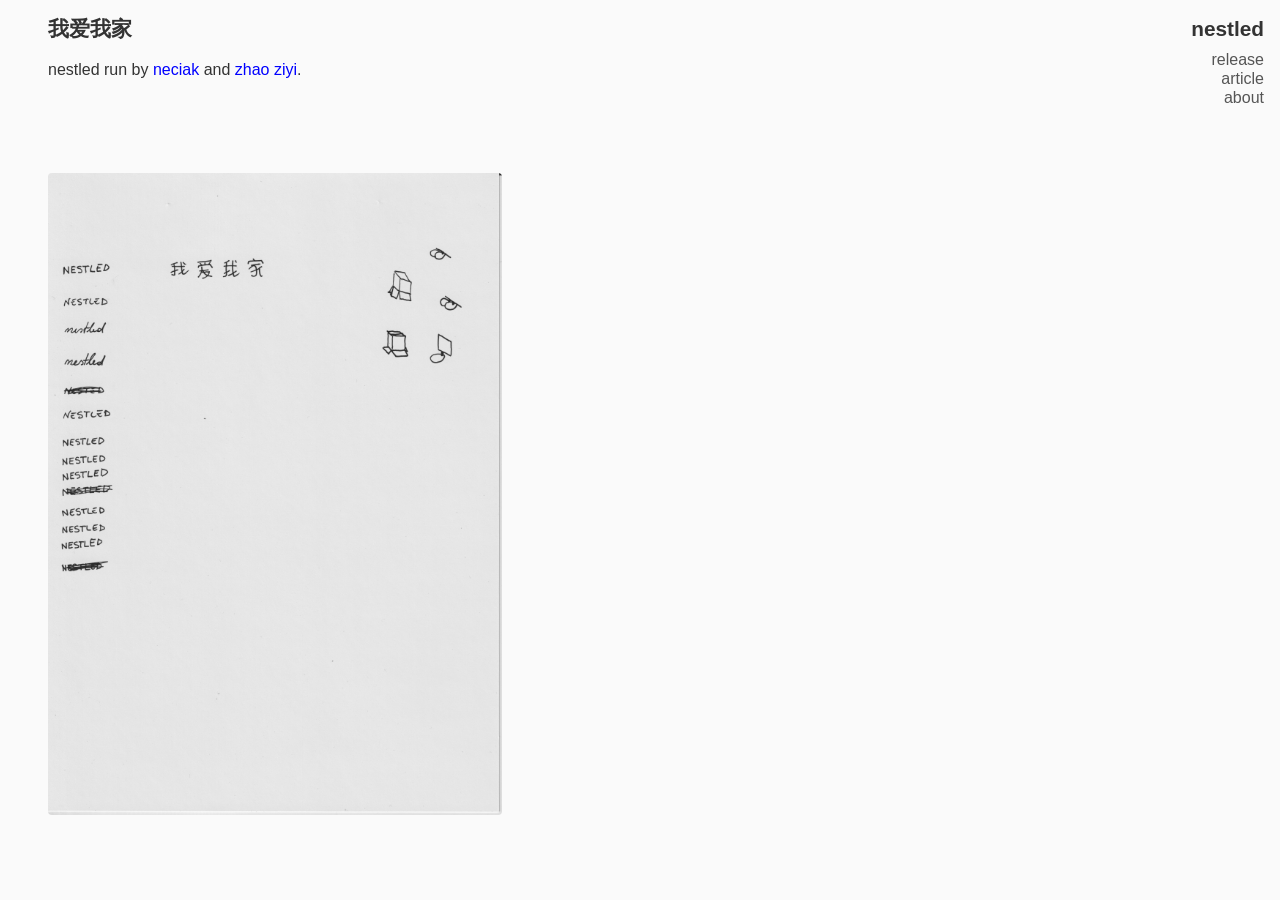
<file: index.html>
<!DOCTYPE html>
<html lang="en">
<head>
    <meta charset="UTF-8">
    <meta name="viewport" content="width=device-width, initial-scale=1.0">
    <title>nestled - 我爱我家</title>   <!-- 这里改了 -->
    <link rel="stylesheet" href="style.css">
    <style>
        /* 仅针对正文中的超链接：蓝色、无下划线、访问后仍保持蓝色 */
        .main-content a,
        .main-content a:link,
        .main-content a:visited {
            color: blue;
            text-decoration: none;
        }
        /* 可选：鼠标悬停时增加下划线或变深色，但不影响用户要求（可不加） */
        .main-content a:hover {
            text-decoration: underline;
        }
    </style>
</head>
<body>
    <div class="sidebar">
        <a href="index.html" class="logo">nestled</a>
        <nav>
            <ul>
               
                <li><a href="release.html">release</a></li>
                <li><a href="article.html">article</a></li>
                <li><a href="about.html">about</a></li>
            </ul>
        </nav>
    </div>
    <main class="main-content">
        <h1 class="page-title">我爱我家</h1>
        <p>nestled run by 
            <a href="https://www.instagram.com/neciakiad/" target="_blank" rel="noopener noreferrer">neciak</a> 
            and 
            <a href="https://www.instagram.com/zhaoziyiiiii/" target="_blank" rel="noopener noreferrer">zhao ziyi</a>.
        </p>
        <img src="images/logopage.jpg" alt="logopage" class="home-image">
    </main>
</body>
</html>
</file>
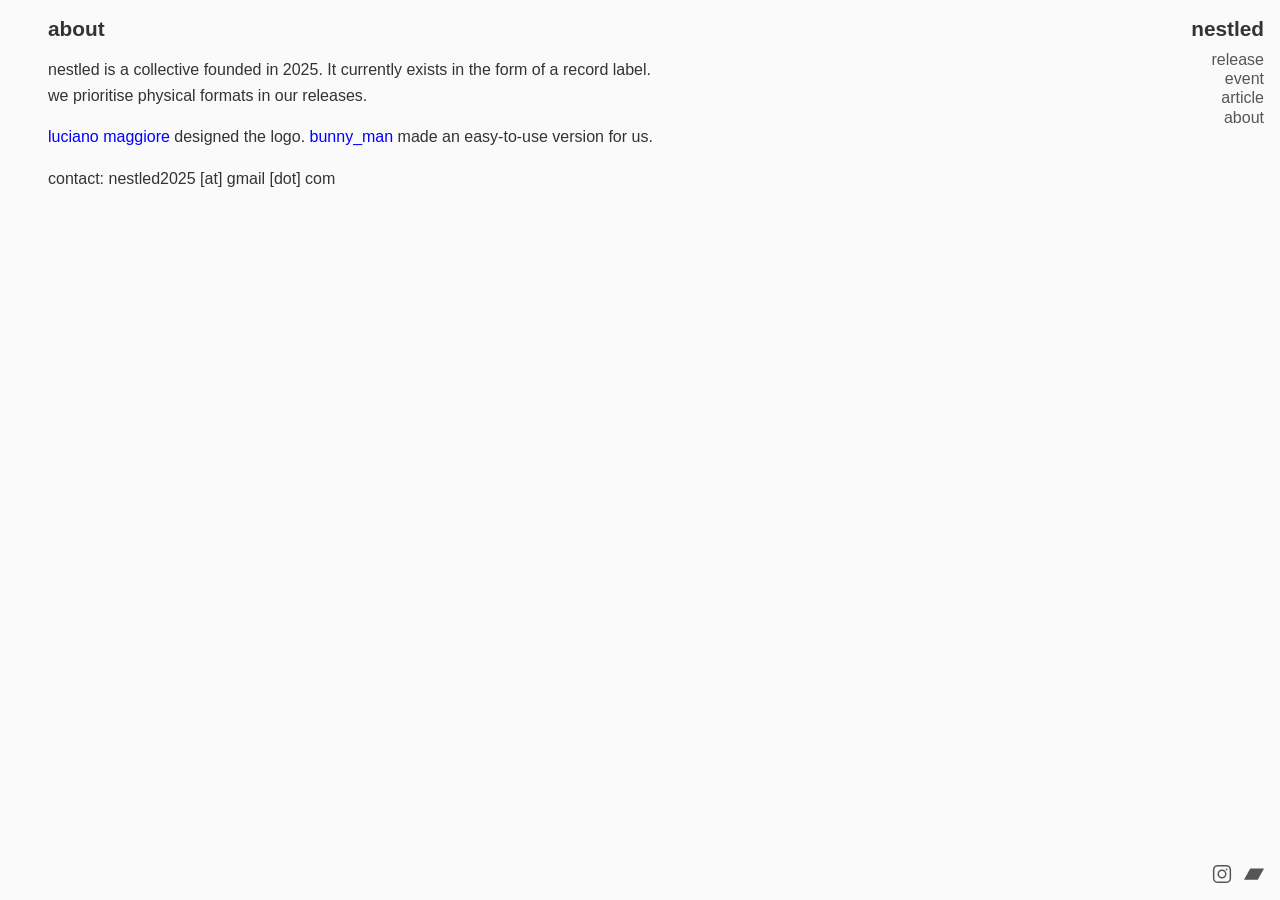
<file: about.html>
<!DOCTYPE html>
<html lang="en">
<head>
    <meta charset="UTF-8">
    <meta name="viewport" content="width=device-width, initial-scale=1.0">
    <title>about - nestled</title>
    <link rel="stylesheet" href="style.css">
    <style>
        .about-content a,
        .about-content a:link,
        .about-content a:visited {
            color: blue;
            text-decoration: none;
        }
        .about-content a:hover {
            text-decoration: underline;
        }
    </style>
</head>
<body>
    <div class="sidebar">
        <a href="index.html" class="logo">nestled</a>
        <nav>
            <ul>
                <li><a href="release.html">release</a></li>
                <li><a href="event.html">event</a></li>
                <li><a href="article.html">article</a></li>
                <li><a href="about.html">about</a></li>
            </ul>
        </nav>
        <!-- 社交图标 -->
        <div class="sidebar-social">
            <a href="https://www.instagram.com/youarenestled/" target="_blank" rel="noopener noreferrer" aria-label="Instagram">
                <svg viewBox="0 0 24 24" width="18" height="18" fill="none" stroke="currentColor" stroke-width="1.8" stroke-linecap="round" stroke-linejoin="round">
                    <rect x="2" y="2" width="20" height="20" rx="5"/>
                    <circle cx="12" cy="12" r="4.5"/>
                    <circle cx="17.5" cy="6.5" r="1" fill="currentColor" stroke="none"/>
                </svg>
            </a>
            <a href="https://nestled.bandcamp.com/" target="_blank" rel="noopener noreferrer" aria-label="Bandcamp">
                <svg viewBox="0 0 24 24" width="18" height="18" fill="currentColor">
                    <path d="M0 18.75l7.437-13.5H24l-7.438 13.5H0z"/>
                </svg>
            </a>
        </div>
    </div>
    <main class="main-content">
        <h1 class="page-title">about</h1>
        <div class="about-content">
            <p>nestled is a collective founded in 2025. It currently exists in the form of a record label.<br>we prioritise physical formats in our releases.</p>
            <p><a href="https://www.instagram.com/lucianomaggioree/" target="_blank" rel="noopener noreferrer">luciano maggiore</a> designed the logo. <a href="https://www.instagram.com/run_bunny/" target="_blank" rel="noopener noreferrer">bunny_man</a> made an easy-to-use version for us.</p>
            <p>contact: nestled2025 [at] gmail [dot] com</p>
        </div>
    </main>
</body>
</html>
</file>
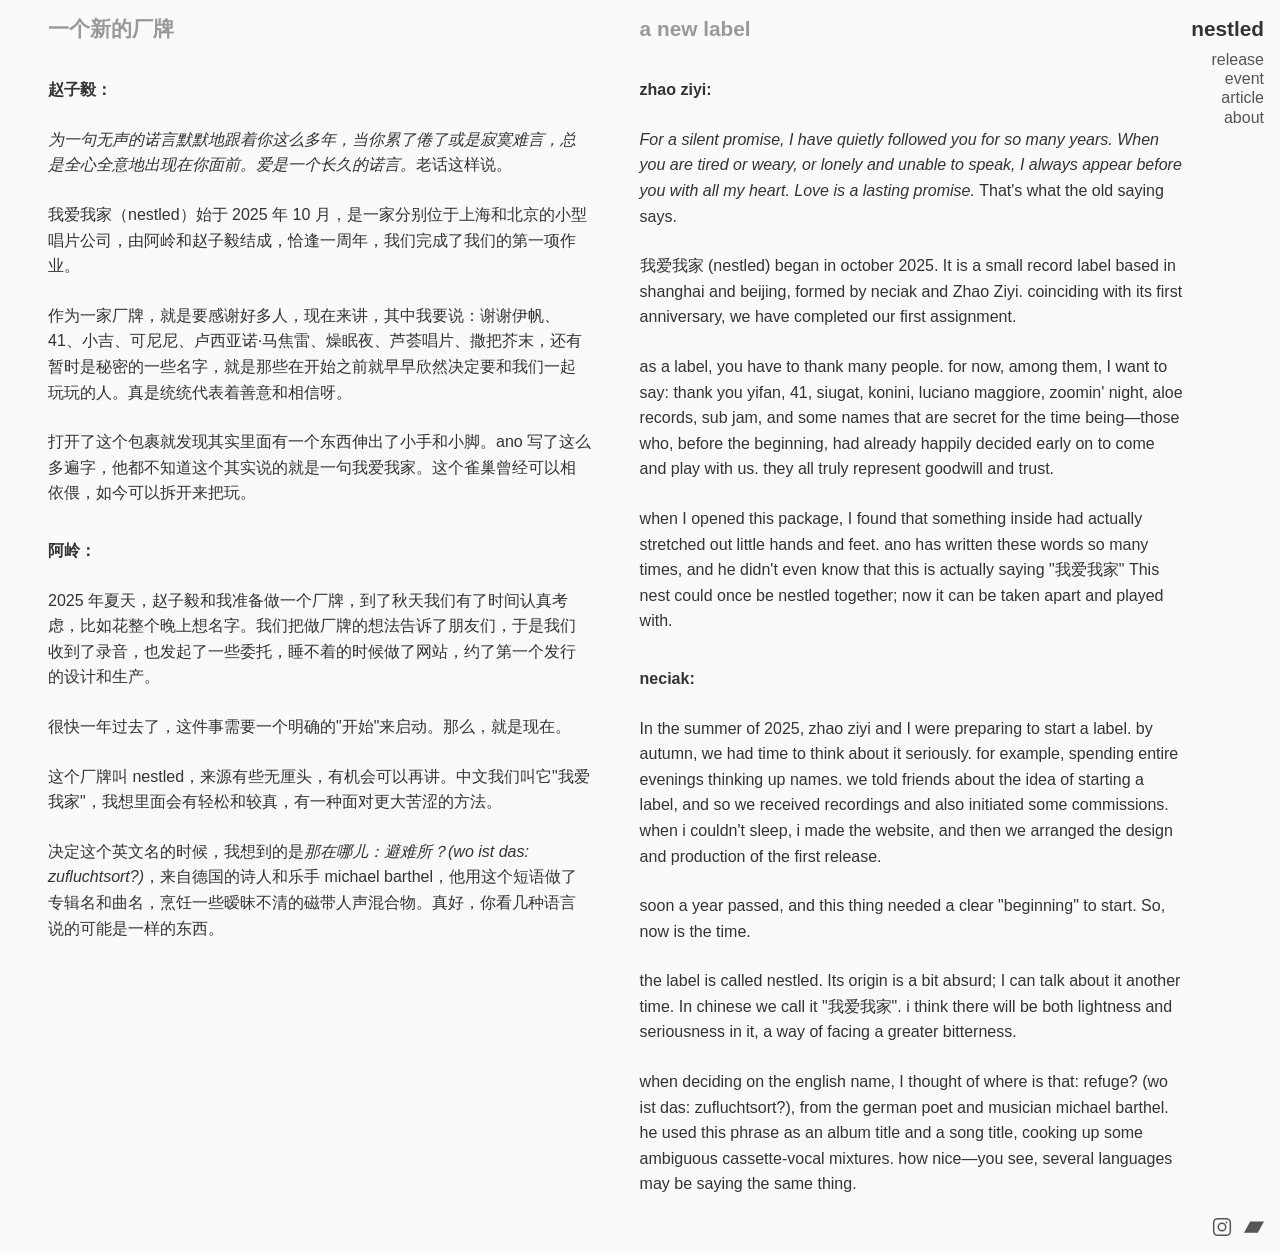
<file: article-001.html>
<!DOCTYPE html>
<html lang="zh">
<head>
    <meta charset="UTF-8">
    <meta name="viewport" content="width=device-width, initial-scale=1.0">
    <title>260924 一个新的厂牌 a new label - nestled</title>
    <link rel="stylesheet" href="style.css">
    <style>
        /* 双语分栏：标题与内容使用相同的 grid 结构，保证对齐 */
        .article-header {
            display: grid;
            grid-template-columns: 1fr 1fr;
            gap: 3rem;
            margin-bottom: 2rem;
        }
        .article-header .title-zh,
        .article-header .title-en {
            font-size: 1.3rem;
            font-weight: bold;
            color: #999;
        }
        .article-bilingual {
            display: grid;
            grid-template-columns: 1fr 1fr;
            gap: 3rem;
            align-items: flex-start;
        }
        .article-bilingual .lang-zh,
        .article-bilingual .lang-en {
            min-width: 0;
        }
        @media (max-width: 768px) {
            .article-header,
            .article-bilingual {
                grid-template-columns: 1fr;
                gap: 1rem;
            }
            .article-header {
                margin-bottom: 1.5rem;
            }
            .article-bilingual {
                gap: 2rem;
            }
        }
    </style>
</head>
<body>
    <div class="sidebar">
        <a href="index.html" class="logo">nestled</a>
        <nav>
            <ul>
                <li><a href="release.html">release</a></li>
		<li><a href="event.html">event</a></li>
                <li><a href="article.html">article</a></li>
                <li><a href="about.html">about</a></li>
            </ul>
        </nav>
		        <!-- 社交图标 -->
        <div class="sidebar-social">
            <a href="https://www.instagram.com/youarenestled/" target="_blank" rel="noopener noreferrer" aria-label="Instagram">
                <svg viewBox="0 0 24 24" width="18" height="18" fill="none" stroke="currentColor" stroke-width="1.8" stroke-linecap="round" stroke-linejoin="round">
                    <rect x="2" y="2" width="20" height="20" rx="5"/>
                    <circle cx="12" cy="12" r="4.5"/>
                    <circle cx="17.5" cy="6.5" r="1" fill="currentColor" stroke="none"/>
                </svg>
            </a>
            <a href="https://nestled.bandcamp.com/" target="_blank" rel="noopener noreferrer" aria-label="Bandcamp">
                <svg viewBox="0 0 24 24" width="18" height="18" fill="currentColor">
                    <path d="M0 18.75l7.437-13.5H24l-7.438 13.5H0z"/>
                </svg>
            </a>
        </div>
    </div>

    <main class="main-content">

        <!-- 标题：左右分栏 -->
        <div class="article-header">
            <div class="title-zh">一个新的厂牌</div>
            <div class="title-en">a new label</div>
        </div>

        <div class="article-bilingual">

            <!-- ===== 左：中文 ===== -->
            <div class="lang-zh">
                <p style="margin-bottom: 1.5rem;"><strong>赵子毅：</strong></p>

                <p style="margin-bottom: 1.5rem;"><em>为一句无声的诺言默默地跟着你这么多年，当你累了倦了或是寂寞难言，总是全心全意地出现在你面前。爱是一个长久的诺言。</em>老话这样说。</p>

                <p style="margin-bottom: 1.5rem;">我爱我家（nestled）始于 2025 年 10 月，是一家分别位于上海和北京的小型唱片公司，由阿岭和赵子毅结成，恰逢一周年，我们完成了我们的第一项作业。</p>

                <p style="margin-bottom: 1.5rem;">作为一家厂牌，就是要感谢好多人，现在来讲，其中我要说：谢谢伊帆、41、小吉、可尼尼、卢西亚诺·马焦雷、燥眠夜、芦荟唱片、撒把芥末，还有暂时是秘密的一些名字，就是那些在开始之前就早早欣然决定要和我们一起玩玩的人。真是统统代表着善意和相信呀。</p>

                <p style="margin-bottom: 1.5rem;">打开了这个包裹就发现其实里面有一个东西伸出了小手和小脚。ano 写了这么多遍字，他都不知道这个其实说的就是一句我爱我家。这个雀巢曾经可以相依偎，如今可以拆开来把玩。</p>

                <p style="margin-top: 2rem; margin-bottom: 1.5rem;"><strong>阿岭：</strong></p>

                <p style="margin-bottom: 1.5rem;">2025 年夏天，赵子毅和我准备做一个厂牌，到了秋天我们有了时间认真考虑，比如花整个晚上想名字。我们把做厂牌的想法告诉了朋友们，于是我们收到了录音，也发起了一些委托，睡不着的时候做了网站，约了第一个发行的设计和生产。</p>

                <p style="margin-bottom: 1.5rem;">很快一年过去了，这件事需要一个明确的"开始"来启动。那么，就是现在。</p>

                <p style="margin-bottom: 1.5rem;">这个厂牌叫 nestled，来源有些无厘头，有机会可以再讲。中文我们叫它"我爱我家"，我想里面会有轻松和较真，有一种面对更大苦涩的方法。</p>

                <p style="margin-bottom: 1.5rem;">决定这个英文名的时候，我想到的是<em>那在哪儿：避难所？(wo ist das: zufluchtsort?)</em>，来自德国的诗人和乐手 michael barthel，他用这个短语做了专辑名和曲名，烹饪一些暧昧不清的磁带人声混合物。真好，你看几种语言说的可能是一样的东西。</p>
            </div>

            <!-- ===== 右：英文 ===== -->
            <div class="lang-en">
                <p style="margin-bottom: 1.5rem;"><strong>zhao ziyi:</strong></p>

                <p style="margin-bottom: 1.5rem;"><em>For a silent promise, I have quietly followed you for so many years. When you are tired or weary, or lonely and unable to speak, I always appear before you with all my heart. Love is a lasting promise. </em>That's what the old saying says.</p>

                <p style="margin-bottom: 1.5rem;">我爱我家 (nestled) began in october 2025. It is a small record label based in shanghai and beijing, formed by neciak and Zhao Ziyi. coinciding with its first anniversary, we have completed our first assignment.</p>

                <p style="margin-bottom: 1.5rem;">as a label, you have to thank many people. for now, among them, I want to say: thank you yifan, 41, siugat, konini, luciano maggiore, zoomin' night, aloe records, sub jam, and some names that are secret for the time being—those who, before the beginning, had already happily decided early on to come and play with us. they all truly represent goodwill and trust.</p>

                <p style="margin-bottom: 1.5rem;">when I opened this package, I found that something inside had actually stretched out little hands and feet. ano has written these words so many times, and he didn't even know that this is actually saying "我爱我家" This nest could once be nestled together; now it can be taken apart and played with.</p>

                <p style="margin-top: 2rem; margin-bottom: 1.5rem;"><strong>neciak:</strong></p>

                <p style="margin-bottom: 1.5rem;">In the summer of 2025, zhao ziyi and I were preparing to start a label. by autumn, we had time to think about it seriously. for example, spending entire evenings thinking up names. we told friends about the idea of starting a label, and so we received recordings and also initiated some commissions. when i couldn't sleep, i made the website, and then we arranged the design and production of the first release.</p>

                <p style="margin-bottom: 1.5rem;">soon a year passed, and this thing needed a clear "beginning" to start. So, now is the time.</p>

                <p style="margin-bottom: 1.5rem;">the label is called nestled. Its origin is a bit absurd; I can talk about it another time. In chinese we call it "我爱我家". i think there will be both lightness and seriousness in it, a way of facing a greater bitterness.</p>

                <p style="margin-bottom: 1.5rem;">when deciding on the english name, I thought of where is that: refuge? (wo ist das: zufluchtsort?), from the german poet and musician michael barthel. he used this phrase as an album title and a song title, cooking up some ambiguous cassette-vocal mixtures. how nice—you see, several languages may be saying the same thing.</p>
            </div>

        </div>
    </main>
</body>
</html>
</file>
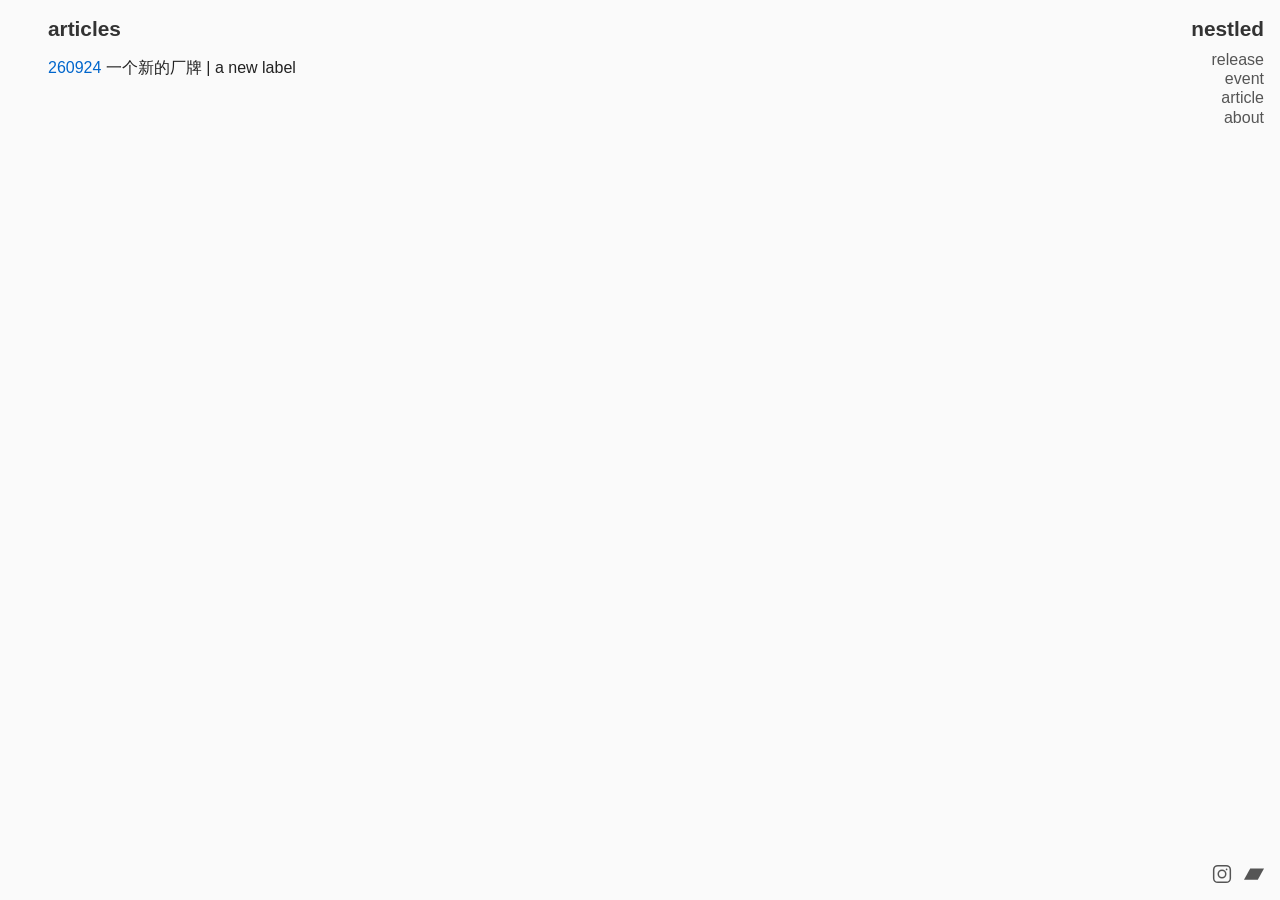
<file: article.html>
<!DOCTYPE html>
<html lang="en">
<head>
    <meta charset="UTF-8">
    <meta name="viewport" content="width=device-width, initial-scale=1.0">
    <title>article - nestled</title>
    <link rel="stylesheet" href="style.css">
</head>
<body>
    <div class="sidebar">
        <a href="index.html" class="logo">nestled</a>
        <nav>
            <ul>
                <li><a href="release.html">release</a></li>
		<li><a href="event.html">event</a></li>
                <li><a href="article.html">article</a></li>
                <li><a href="about.html">about</a></li>
            </ul>
        </nav>
	        <!-- 社交图标 -->
        <div class="sidebar-social">
            <a href="https://www.instagram.com/youarenestled/" target="_blank" rel="noopener noreferrer" aria-label="Instagram">
                <svg viewBox="0 0 24 24" width="18" height="18" fill="none" stroke="currentColor" stroke-width="1.8" stroke-linecap="round" stroke-linejoin="round">
                    <rect x="2" y="2" width="20" height="20" rx="5"/>
                    <circle cx="12" cy="12" r="4.5"/>
                    <circle cx="17.5" cy="6.5" r="1" fill="currentColor" stroke="none"/>
                </svg>
            </a>
            <a href="https://nestled.bandcamp.com/" target="_blank" rel="noopener noreferrer" aria-label="Bandcamp">
                <svg viewBox="0 0 24 24" width="18" height="18" fill="currentColor">
                    <path d="M0 18.75l7.437-13.5H24l-7.438 13.5H0z"/>
                </svg>
            </a>
        </div>
    </div>
    <main class="main-content">
        <h1 class="page-title">articles</h1>

        <div class="post-item">
            <h2>
                <a href="article-001.html" class="release-link">
                    <span class="blue-text">260924</span> 一个新的厂牌 | a new label
                </a>
            </h2>
        </div>

    </main>
</body>
</html>
</file>
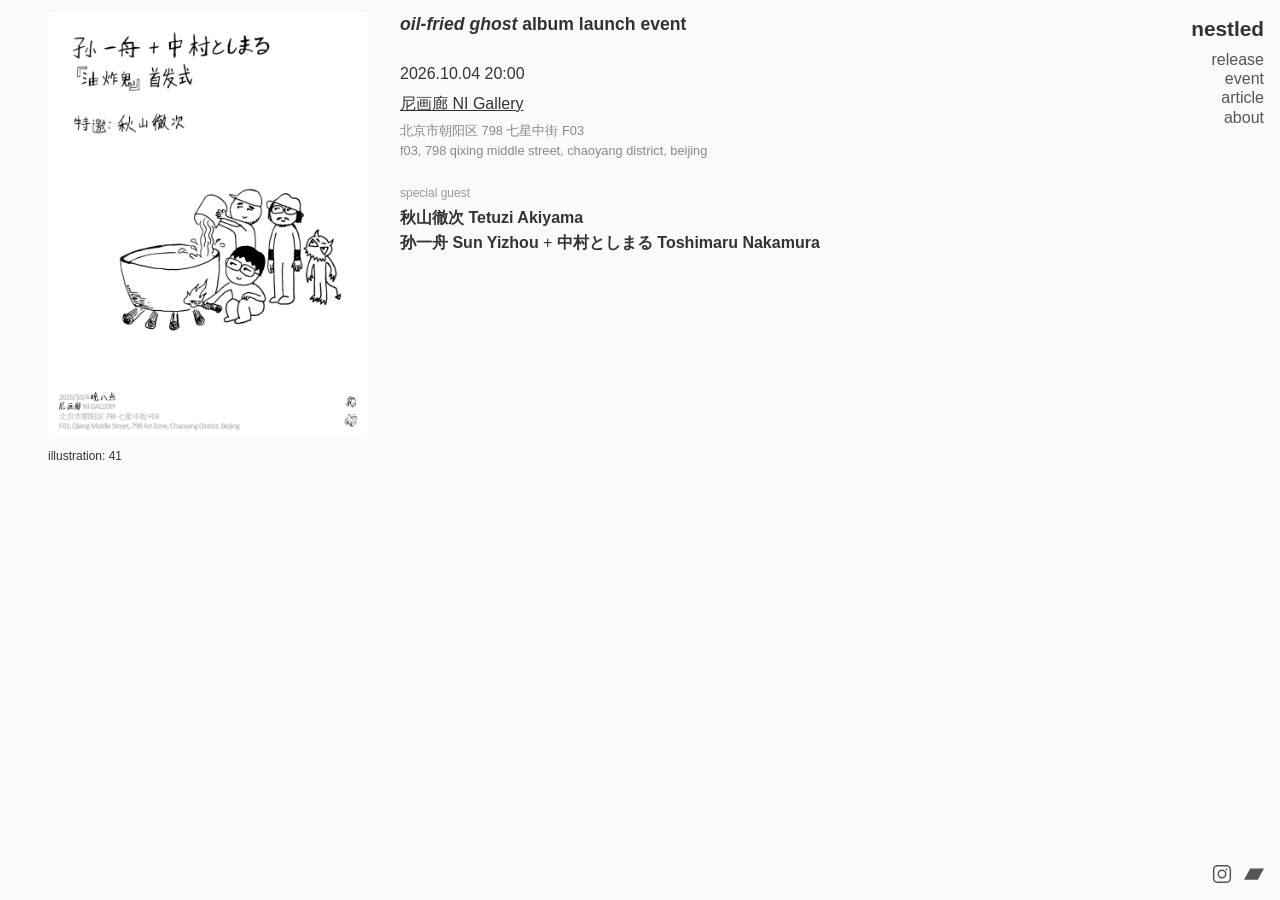
<file: event-001.html>
<!DOCTYPE html>
<html lang="en">
<head>
    <meta charset="UTF-8">
    <meta name="viewport" content="width=device-width, initial-scale=1.0">
    <title>#1 oil-fried ghost album launch event - nestled</title>
    <link rel="stylesheet" href="style.css">
    <style>
        /* event 详情页布局 */
        .event-detail {
            display: flex;
            gap: 2rem;
            align-items: flex-start;
            max-width: 900px;
        }
        .event-poster {
            flex-shrink: 0;
            width: 320px;
        }
        .event-poster img {
            width: 100%;
            height: auto;
            display: block;
            border-radius: 4px;
        }
        /* 海报下方的小字说明 */
        .poster-credit {
            font-size: 0.75rem;
            color: #333;
            margin-top: 0.5rem;
        }
        .event-info {
            flex: 1;
            min-width: 0;
        }
        .event-title {
            font-weight: bold;
            font-size: 1.1rem;
            margin-bottom: 1.5rem;
            line-height: 1.4;
        }
        .event-date,
        .event-venue {
            margin-bottom: 0.3rem;
        }
        .event-address {
            font-size: 0.8rem;
            color: #888;
            line-height: 1.5;
            margin-bottom: 1.5rem;
        }
        .event-guests {
            font-size: 1rem;
            line-height: 1.6;
        }
        .event-guests .special {
            font-style: italic;
            color: #999;
        }
        @media (max-width: 768px) {
            .event-detail {
                flex-direction: column;
                gap: 1.5rem;
            }
            .event-poster {
                width: 100%;
                max-width: 400px;
            }
        }
    </style>
</head>
<body>
    <div class="sidebar">
        <a href="index.html" class="logo">nestled</a>
        <nav>
            <ul>
                <li><a href="release.html">release</a></li>
                <li><a href="event.html">event</a></li>
                <li><a href="article.html">article</a></li>
                <li><a href="about.html">about</a></li>
            </ul>
        </nav>
		        <!-- 社交图标 -->
        <div class="sidebar-social">
            <a href="https://www.instagram.com/youarenestled/" target="_blank" rel="noopener noreferrer" aria-label="Instagram">
                <svg viewBox="0 0 24 24" width="18" height="18" fill="none" stroke="currentColor" stroke-width="1.8" stroke-linecap="round" stroke-linejoin="round">
                    <rect x="2" y="2" width="20" height="20" rx="5"/>
                    <circle cx="12" cy="12" r="4.5"/>
                    <circle cx="17.5" cy="6.5" r="1" fill="currentColor" stroke="none"/>
                </svg>
            </a>
            <a href="https://nestled.bandcamp.com/" target="_blank" rel="noopener noreferrer" aria-label="Bandcamp">
                <svg viewBox="0 0 24 24" width="18" height="18" fill="currentColor">
                    <path d="M0 18.75l7.437-13.5H24l-7.438 13.5H0z"/>
                </svg>
            </a>
        </div>
    </div>

    <main class="main-content">

        <div class="event-detail">

            <!-- 左：海报 + 小字说明 -->
            <div class="event-poster">
                <img src="images/event-001-poster.jpg" alt="oil-fried ghost album launch event poster">
                <div class="poster-credit">illustration: 41</div>
            </div>

            <!-- 右：活动信息 -->
            <div class="event-info">
                <div class="event-title"><em>oil-fried ghost</em> album launch event</div>

                <div class="event-date">2026.10.04 20:00</div>
                <div class="event-venue">
                    <a href="https://www.instagram.com/nigallerynigallery/" target="_blank" rel="noopener noreferrer" style="color: inherit; text-decoration: underline;">尼画廊 NI Gallery</a>
                </div>

                <div class="event-address">
                    北京市朝阳区 798 七星中街 F03<br>
                    f03, 798 qixing middle street, chaoyang district, beijing
                </div>

                <div class="event-guests">
                    <div style="font-size: 0.75rem; color: #999; margin-bottom: 0.1rem;">special guest</div>
                    <div><strong>秋山徹次 Tetuzi Akiyama</strong></div>
                    <div><strong>孙一舟 Sun Yizhou</strong> + <strong>中村としまる Toshimaru Nakamura</strong></div>
                </div>

        </div>

    </main>
</body>
</html>
</file>
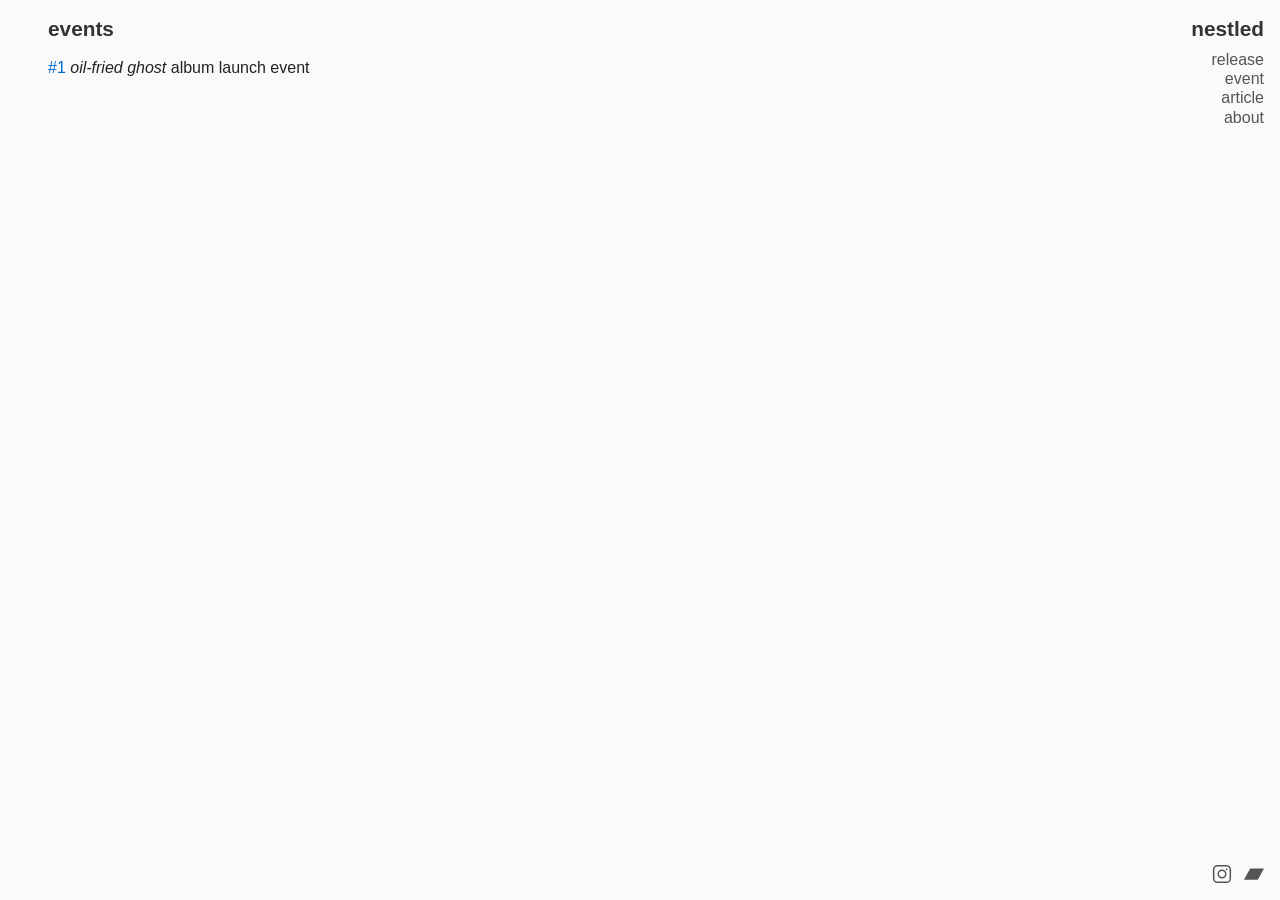
<file: event.html>
<!DOCTYPE html>
<html lang="en">
<head>
    <meta charset="UTF-8">
    <meta name="viewport" content="width=device-width, initial-scale=1.0">
    <title>event - nestled</title>
    <link rel="stylesheet" href="style.css">
</head>
<body>
    <div class="sidebar">
        <a href="index.html" class="logo">nestled</a>
        <nav>
            <ul>
                <li><a href="release.html">release</a></li>
                <li><a href="event.html">event</a></li>
                <li><a href="article.html">article</a></li>
                <li><a href="about.html">about</a></li>
            </ul>
        </nav>
		        <!-- 社交图标 -->
        <div class="sidebar-social">
            <a href="https://www.instagram.com/youarenestled/" target="_blank" rel="noopener noreferrer" aria-label="Instagram">
                <svg viewBox="0 0 24 24" width="18" height="18" fill="none" stroke="currentColor" stroke-width="1.8" stroke-linecap="round" stroke-linejoin="round">
                    <rect x="2" y="2" width="20" height="20" rx="5"/>
                    <circle cx="12" cy="12" r="4.5"/>
                    <circle cx="17.5" cy="6.5" r="1" fill="currentColor" stroke="none"/>
                </svg>
            </a>
            <a href="https://nestled.bandcamp.com/" target="_blank" rel="noopener noreferrer" aria-label="Bandcamp">
                <svg viewBox="0 0 24 24" width="18" height="18" fill="currentColor">
                    <path d="M0 18.75l7.437-13.5H24l-7.438 13.5H0z"/>
                </svg>
            </a>
        </div>
    </div>
    <main class="main-content">
        <h1 class="page-title">events</h1>

        <div class="post-item">
            <h2>
                <a href="event-001.html" class="release-link">
                    <span class="blue-text">#1</span> <em>oil-fried ghost</em> album launch event
                </a>
            </h2>
        </div>

    </main>
</body>
</html>
</file>
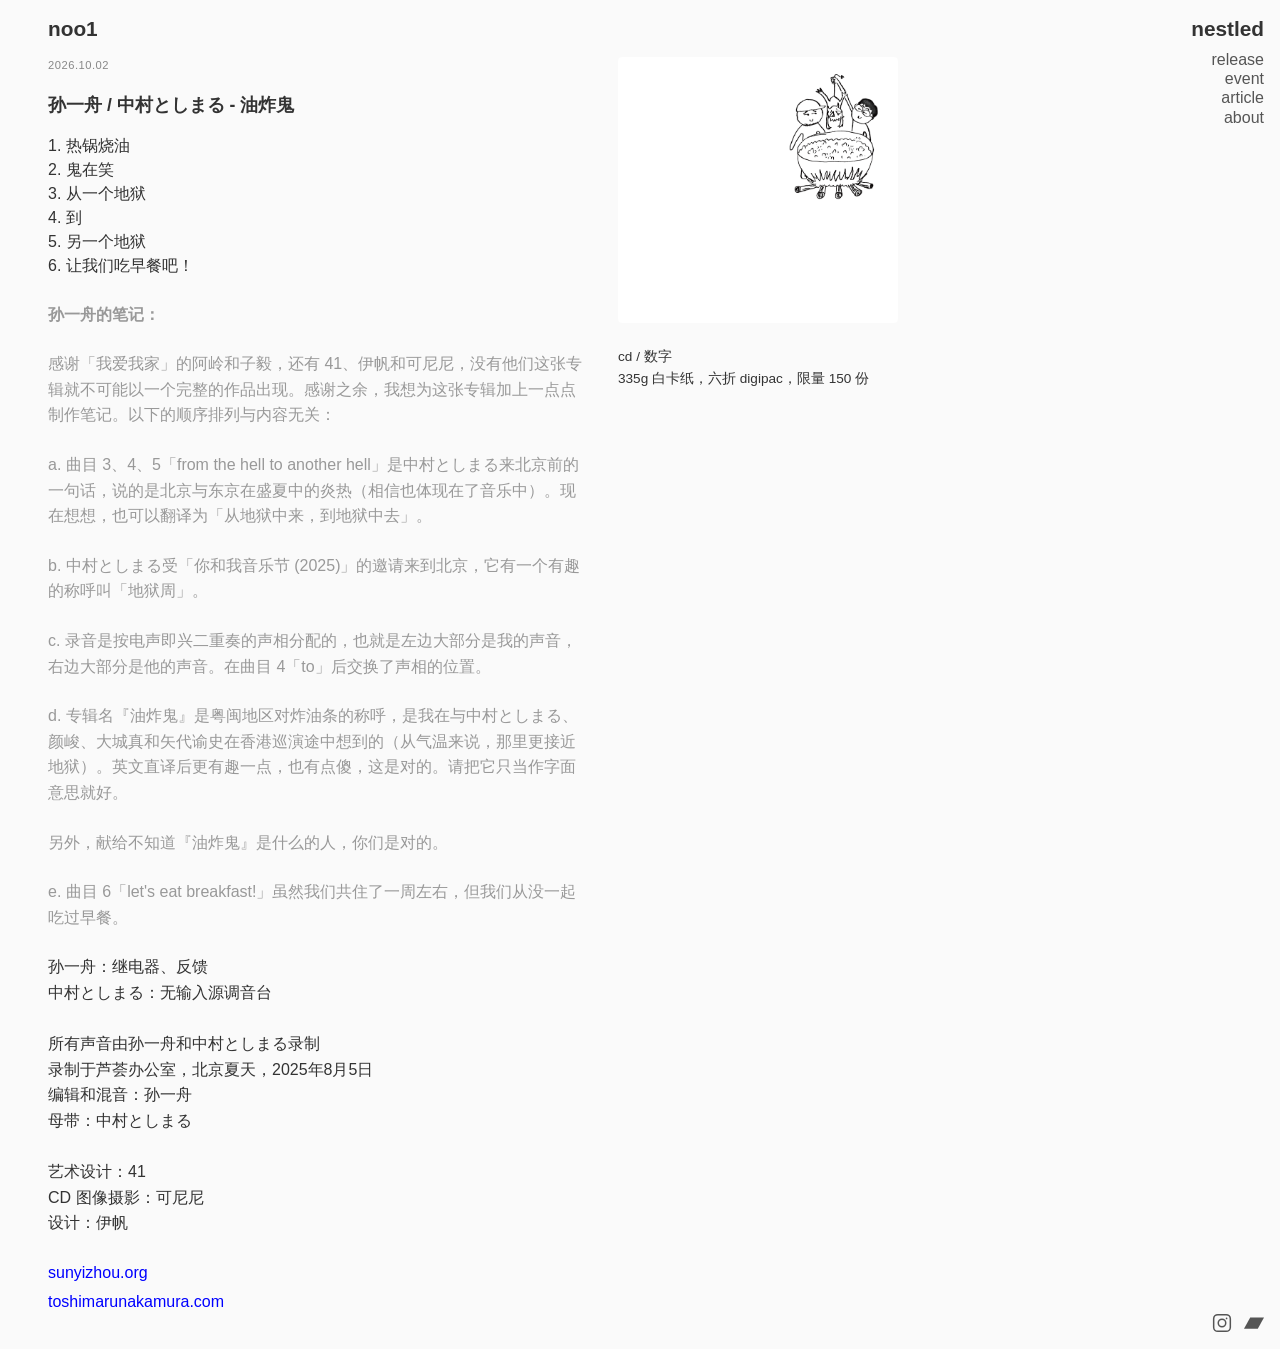
<file: release-noo1-zh.html>
<!DOCTYPE html>
<html lang="zh">
<head>
    <meta charset="UTF-8">
    <meta name="viewport" content="width=device-width, initial-scale=1.0">
    <title>noo1 - nestled</title>
    <link rel="stylesheet" href="style.css">
</head>
<body>
    <div class="sidebar">
        <a href="index.html" class="logo">nestled</a>
        <nav>
            <ul>
                <li><a href="release.html">release</a></li>
		<li><a href="event.html">event</a></li>
                <li><a href="article.html">article</a></li>
                <li><a href="about.html">about</a></li>
            </ul>
        </nav>
		        <!-- 社交图标 -->
        <div class="sidebar-social">
            <a href="https://www.instagram.com/youarenestled/" target="_blank" rel="noopener noreferrer" aria-label="Instagram">
                <svg viewBox="0 0 24 24" width="18" height="18" fill="none" stroke="currentColor" stroke-width="1.8" stroke-linecap="round" stroke-linejoin="round">
                    <rect x="2" y="2" width="20" height="20" rx="5"/>
                    <circle cx="12" cy="12" r="4.5"/>
                    <circle cx="17.5" cy="6.5" r="1" fill="currentColor" stroke="none"/>
                </svg>
            </a>
            <a href="https://nestled.bandcamp.com/" target="_blank" rel="noopener noreferrer" aria-label="Bandcamp">
                <svg viewBox="0 0 24 24" width="18" height="18" fill="currentColor">
                    <path d="M0 18.75l7.437-13.5H24l-7.438 13.5H0z"/>
                </svg>
            </a>
        </div>
    </div>

    <main class="main-content">
        <h1 class="page-title">noo1</h1>

        <div class="release-detail">

            <!-- ===== 左侧：中文文字信息 ===== -->
            <div class="release-left">
                <div class="release-date">2026.10.02</div>
                <div class="release-title">孙一舟 / 中村としまる - 油炸鬼</div>

                <ol class="track-list">
                    <li>1. 热锅烧油</li>
                    <li>2. 鬼在笑</li>
                    <li>3. 从一个地狱</li>
                    <li>4. 到</li>
                    <li>5. 另一个地狱</li>
                    <li>6. 让我们吃早餐吧！</li>
                </ol>

                <!-- 新增：孙一舟的笔记，深灰色 + 段落空行 -->
                <div class="release-notes" style="color: #999;">
                    <p style="margin-bottom: 1.5rem;"><strong>孙一舟的笔记：</strong></p>

                    <p style="margin-bottom: 1.5rem;">感谢「我爱我家」的阿岭和子毅，还有 41、伊帆和可尼尼，没有他们这张专辑就不可能以一个完整的作品出现。感谢之余，我想为这张专辑加上一点点制作笔记。以下的顺序排列与内容无关：</p>

                    <p style="margin-bottom: 1.5rem;">a. 曲目 3、4、5「from the hell to another hell」是中村としまる来北京前的一句话，说的是北京与东京在盛夏中的炎热（相信也体现在了音乐中）。现在想想，也可以翻译为「从地狱中来，到地狱中去」。</p>

                    <p style="margin-bottom: 1.5rem;">b. 中村としまる受「你和我音乐节 (2025)」的邀请来到北京，它有一个有趣的称呼叫「地狱周」。</p>

                    <p style="margin-bottom: 1.5rem;">c. 录音是按电声即兴二重奏的声相分配的，也就是左边大部分是我的声音，右边大部分是他的声音。在曲目 4「to」后交换了声相的位置。</p>

                    <p style="margin-bottom: 1.5rem;">d. 专辑名『油炸鬼』是粤闽地区对炸油条的称呼，是我在与中村としまる、颜峻、大城真和矢代谕史在香港巡演途中想到的（从气温来说，那里更接近地狱）。英文直译后更有趣一点，也有点傻，这是对的。请把它只当作字面意思就好。</p>

                    <p style="margin-bottom: 1.5rem;">另外，献给不知道『油炸鬼』是什么的人，你们是对的。</p>

                    <p style="margin-bottom: 1.5rem;">e. 曲目 6「let's eat breakfast!」虽然我们共住了一周左右，但我们从没一起吃过早餐。</p>
                </div>

                <div class="release-credits">
                    <p>孙一舟：继电器、反馈</p>
                    <p>中村としまる：无输入源调音台</p>
                    <br>
                    <p>所有声音由孙一舟和中村としまる录制</p>
                    <p>录制于芦荟办公室，北京夏天，2025年8月5日</p>
                    <p>编辑和混音：孙一舟</p>
                    <p>母带：中村としまる</p>
                    <br>
                    <p>艺术设计：41</p>
                    <p>CD 图像摄影：可尼尼</p>
                    <p>设计：伊帆</p>
                </div>

                <div class="release-links">
                    <p><a href="http://sunyizhou.org" target="_blank" rel="noopener noreferrer">sunyizhou.org</a></p>
                    <p><a href="http://toshimarunakamura.com" target="_blank" rel="noopener noreferrer">toshimarunakamura.com</a></p>
                </div>
            </div>

            <!-- ===== 右侧：图片 + Bandcamp ===== -->
            <div class="release-right">
                <img src="images/noo1-cover.jpg" alt="noo1 cover">
		 <div class="release-format">
                    <p>cd / 数字</p>
                    <p>335g 白卡纸，六折 digipac，限量 150 份</p>
                </div>
                <iframe style="border: 0; width: 100%; height: 120px;" src="https://bandcamp.com/EmbeddedPlayer/album=3987844218/size=large/bgcol=ffffff/linkcol=0687f5/tracklist=false/artwork=small/transparent=true/" seamless><a href="https://nestled.bandcamp.com/album/oil-fried-ghost">油炸鬼 / oil-fried ghost by 孙一舟 Sun Yizhou / 中村としまる Toshimaru Nakamura</a></iframe>
            </div>

        </div>
    </main>
</body>
</html>
</file>
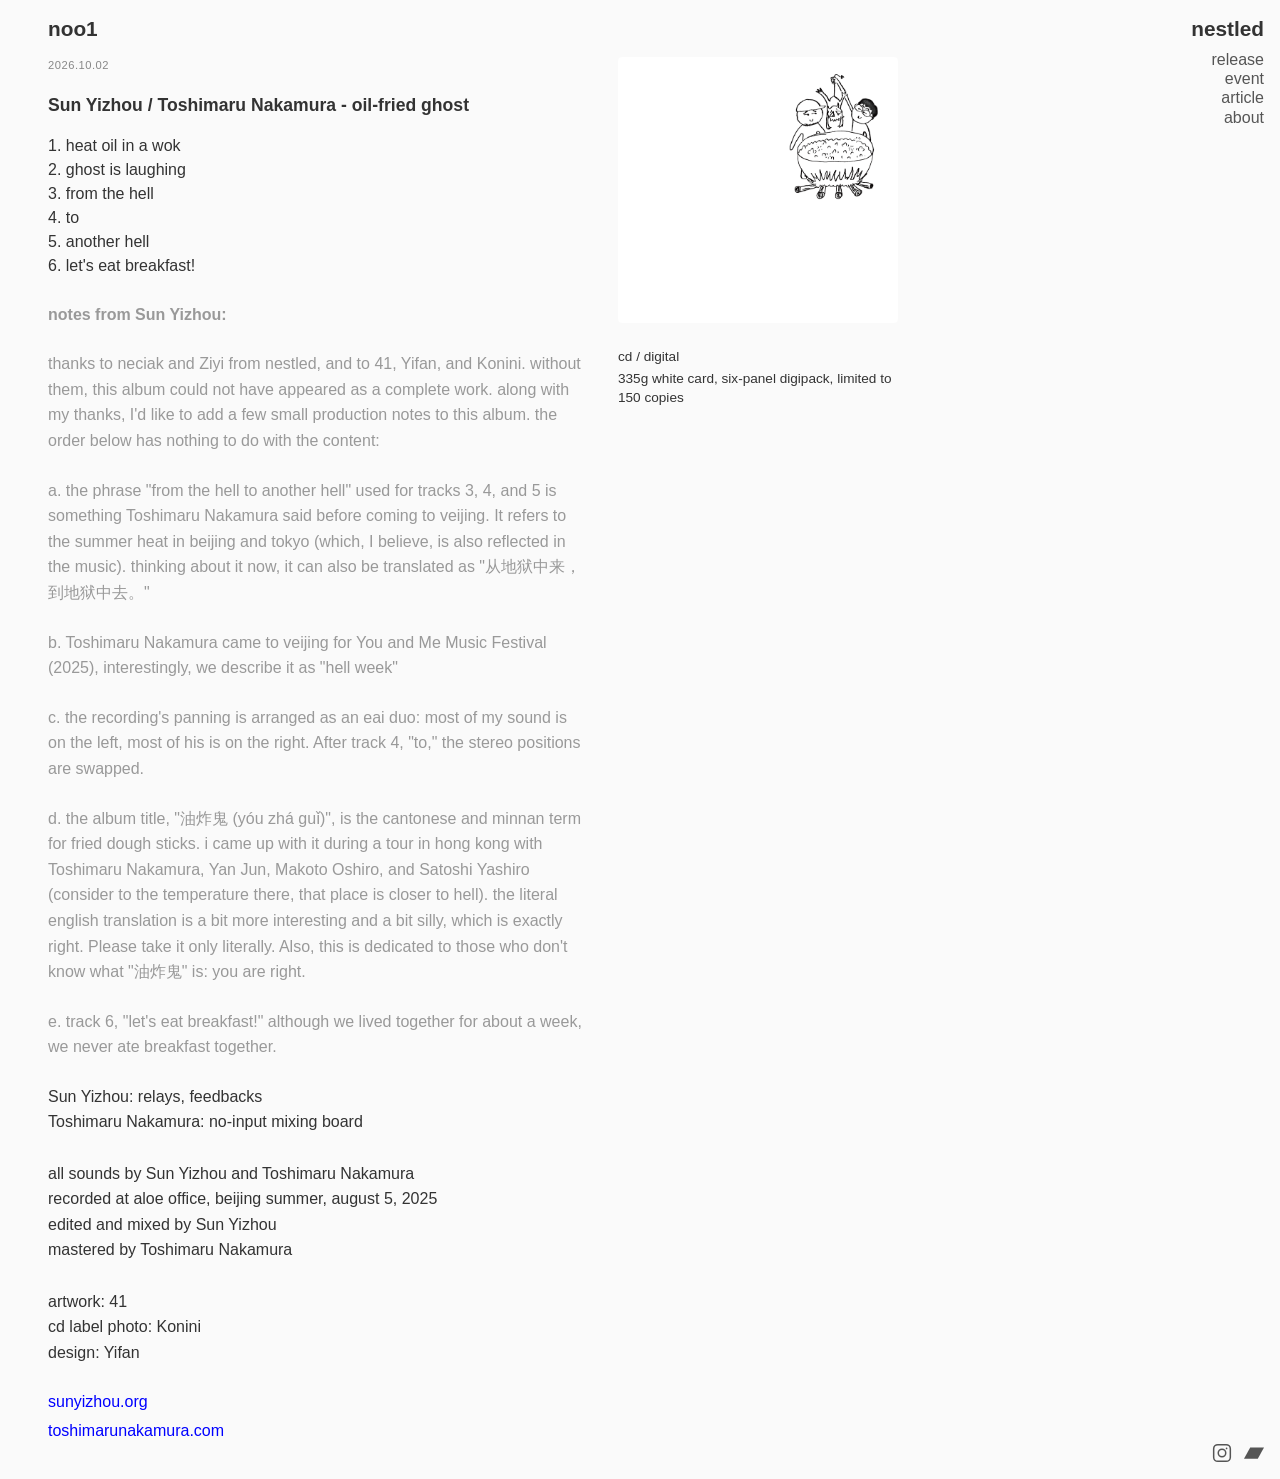
<file: release-noo1.html>
<!DOCTYPE html>
<html lang="en">
<head>
    <meta charset="UTF-8">
    <meta name="viewport" content="width=device-width, initial-scale=1.0">
    <title>noo1 - nestled</title>
    <link rel="stylesheet" href="style.css">
</head>
<body>
    <div class="sidebar">
        <a href="index.html" class="logo">nestled</a>
        <nav>
            <ul>
                <li><a href="release.html">release</a></li>
		<li><a href="event.html">event</a></li>
                <li><a href="article.html">article</a></li>
                <li><a href="about.html">about</a></li>
            </ul>
        </nav>
		        <!-- 社交图标 -->
        <div class="sidebar-social">
            <a href="https://www.instagram.com/youarenestled/" target="_blank" rel="noopener noreferrer" aria-label="Instagram">
                <svg viewBox="0 0 24 24" width="18" height="18" fill="none" stroke="currentColor" stroke-width="1.8" stroke-linecap="round" stroke-linejoin="round">
                    <rect x="2" y="2" width="20" height="20" rx="5"/>
                    <circle cx="12" cy="12" r="4.5"/>
                    <circle cx="17.5" cy="6.5" r="1" fill="currentColor" stroke="none"/>
                </svg>
            </a>
            <a href="https://nestled.bandcamp.com/" target="_blank" rel="noopener noreferrer" aria-label="Bandcamp">
                <svg viewBox="0 0 24 24" width="18" height="18" fill="currentColor">
                    <path d="M0 18.75l7.437-13.5H24l-7.438 13.5H0z"/>
                </svg>
            </a>
        </div>
    </div>

    <main class="main-content">
        <h1 class="page-title">noo1</h1>

        <div class="release-detail">

            <!-- ===== 左侧：文字信息 ===== -->
            <div class="release-left">
                <div class="release-date">2026.10.02</div>
                <div class="release-title">Sun Yizhou / Toshimaru Nakamura - oil-fried ghost</div>

                <ol class="track-list">
                    <li>1. heat oil in a wok</li>
                    <li>2. ghost is laughing</li>
                    <li>3. from the hell</li>
                    <li>4. to</li>
                    <li>5. another hell</li>
                    <li>6. let's eat breakfast!</li>
                </ol>

                <!-- 新增：notes from Sun Yizhou，深灰色 + 段落空行 -->
                <div class="release-notes" style="color: #999;">
                    <p style="margin-bottom: 1.5rem;"><strong>notes from Sun Yizhou:</strong></p>

                    <p style="margin-bottom: 1.5rem;">thanks to neciak and Ziyi from nestled, and to 41, Yifan, and Konini. without them, this album could not have appeared as a complete work. along with my thanks, I'd like to add a few small production notes to this album. the order below has nothing to do with the content:</p>

                    <p style="margin-bottom: 1.5rem;">a. the phrase "from the hell to another hell" used for tracks 3, 4, and 5 is something Toshimaru Nakamura said before coming to veijing. It refers to the summer heat in beijing and tokyo (which, I believe, is also reflected in the music). thinking about it now, it can also be translated as "从地狱中来，到地狱中去。"</p>

                    <p style="margin-bottom: 1.5rem;">b. Toshimaru Nakamura came to veijing for You and Me Music Festival (2025), interestingly, we describe it as "hell week"</p>

                    <p style="margin-bottom: 1.5rem;">c. the recording's panning is arranged as an eai duo: most of my sound is on the left, most of his is on the right. After track 4, "to," the stereo positions are swapped.</p>

                    <p style="margin-bottom: 1.5rem;">d. the album title, "油炸鬼 (yóu zhá guǐ)", is the cantonese and minnan term for fried dough sticks. i came up with it during a tour in hong kong with Toshimaru Nakamura, Yan Jun, Makoto Oshiro, and Satoshi Yashiro (consider to the temperature there, that place is closer to hell). the literal english translation is a bit more interesting and a bit silly, which is exactly right. Please take it only literally. Also, this is dedicated to those who don't know what "油炸鬼" is: you are right.</p>

                    <p style="margin-bottom: 1.5rem;">e. track 6, "let's eat breakfast!" although we lived together for about a week, we never ate breakfast together.</p>
                </div>

                <div class="release-credits">
                    <p>Sun Yizhou: relays, feedbacks</p>
                    <p>Toshimaru Nakamura: no-input mixing board</p>
                    <br>
                    <p>all sounds by Sun Yizhou and Toshimaru Nakamura</p>
                    <p>recorded at aloe office, beijing summer, august 5, 2025</p>
                    <p>edited and mixed by Sun Yizhou</p>
                    <p>mastered by Toshimaru Nakamura</p>
                    <br>
                    <p>artwork: 41</p>
                    <p>cd label photo: Konini</p>
                    <p>design: Yifan</p>
                </div>

                <div class="release-links">
                    <p><a href="http://sunyizhou.org" target="_blank" rel="noopener noreferrer">sunyizhou.org</a></p>
                    <p><a href="http://toshimarunakamura.com" target="_blank" rel="noopener noreferrer">toshimarunakamura.com</a></p>
                </div>
            </div>

            <!-- ===== 右侧：图片 + Bandcamp ===== -->
            <div class="release-right">
                <img src="images/noo1-cover.jpg" alt="noo1 cover">
		 <div class="release-format">
                    <p>cd / digital</p>
                    <p>335g white card, six-panel digipack, limited to 150 copies</p>
                </div>
                <iframe style="border: 0; width: 100%; height: 120px;" src="https://bandcamp.com/EmbeddedPlayer/album=3987844218/size=large/bgcol=ffffff/linkcol=0687f5/tracklist=false/artwork=small/transparent=true/" seamless><a href="https://nestled.bandcamp.com/album/oil-fried-ghost">油炸鬼 / oil-fried ghost by 孙一舟 Sun Yizhou / 中村としまる Toshimaru Nakamura</a></iframe>
            </div>

        </div>
    </main>
</body>
</html>
</file>
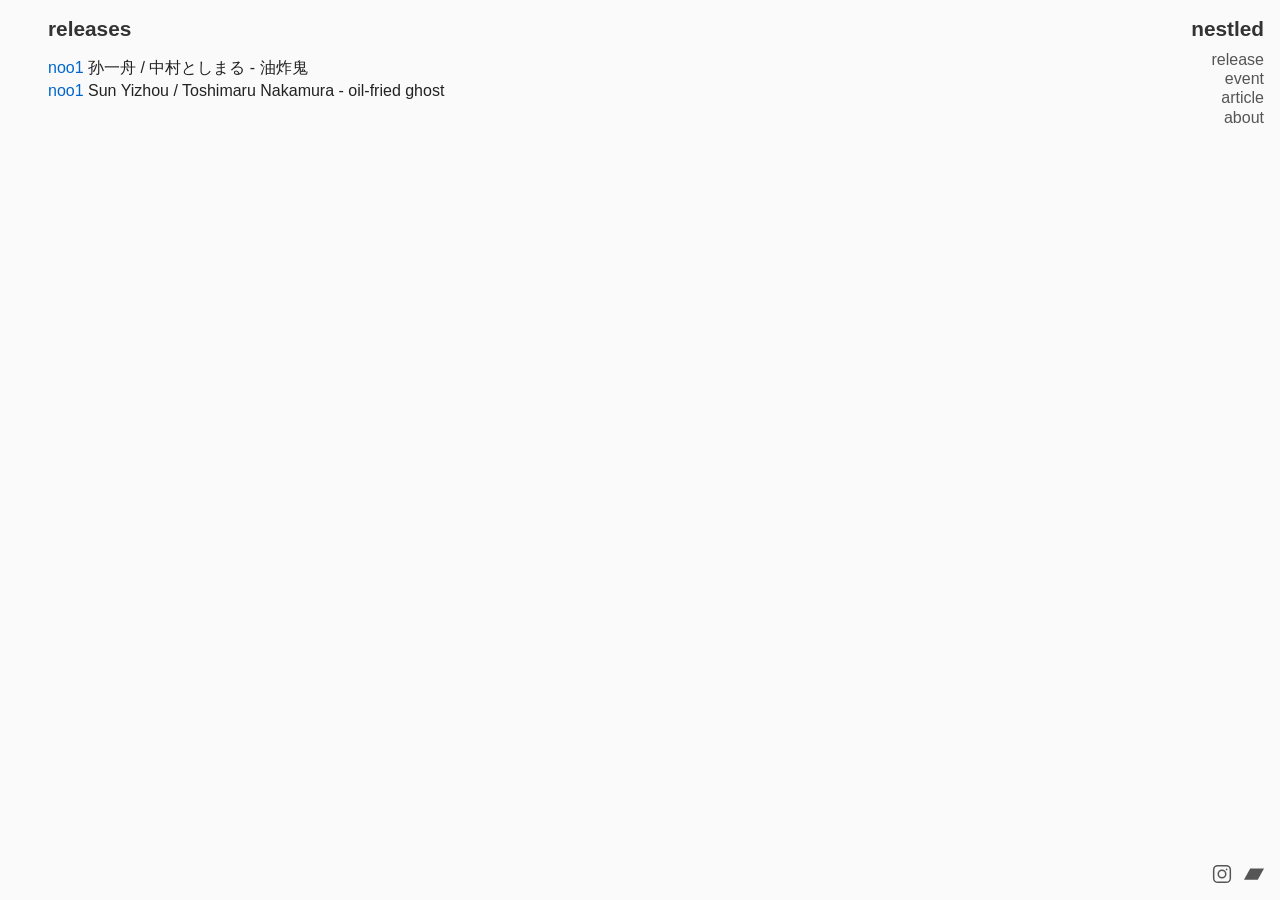
<file: release.html>
<!DOCTYPE html>
<html lang="en">
<head>
    <meta charset="UTF-8">
    <meta name="viewport" content="width=device-width, initial-scale=1.0">
    <title>releases - nestled</title>
    <link rel="stylesheet" href="style.css">
</head>
<body>
    <div class="sidebar">
        <a href="index.html" class="logo">nestled</a>
        <nav>
            <ul>
                <li><a href="release.html">release</a></li>
		<li><a href="event.html">event</a></li>
                <li><a href="article.html">article</a></li>
                <li><a href="about.html">about</a></li>
            </ul>
        </nav>
		        <!-- 社交图标 -->
        <div class="sidebar-social">
            <a href="https://www.instagram.com/youarenestled/" target="_blank" rel="noopener noreferrer" aria-label="Instagram">
                <svg viewBox="0 0 24 24" width="18" height="18" fill="none" stroke="currentColor" stroke-width="1.8" stroke-linecap="round" stroke-linejoin="round">
                    <rect x="2" y="2" width="20" height="20" rx="5"/>
                    <circle cx="12" cy="12" r="4.5"/>
                    <circle cx="17.5" cy="6.5" r="1" fill="currentColor" stroke="none"/>
                </svg>
            </a>
            <a href="https://nestled.bandcamp.com/" target="_blank" rel="noopener noreferrer" aria-label="Bandcamp">
                <svg viewBox="0 0 24 24" width="18" height="18" fill="currentColor">
                    <path d="M0 18.75l7.437-13.5H24l-7.438 13.5H0z"/>
                </svg>
            </a>
        </div>
    </div>
    <main class="main-content">
        <h1 class="page-title">releases</h1>

        <!-- ========== noo1 已发行 ========== -->
        <div class="post-item">
            <!-- 中文在上 → 中文详情页 -->
            <h2>
                <a href="release-noo1-zh.html" class="release-link">
                    <span class="blue-text">noo1</span> 孙一舟 / 中村としまる - 油炸鬼
                </a>
            </h2>
            <!-- 英文在下 → 英文详情页 -->
            <h2>
                <a href="release-noo1.html" class="release-link">
                    <span class="blue-text">noo1</span> Sun Yizhou / Toshimaru Nakamura - oil-fried ghost
                </a>
            </h2>
        </div>

        <!-- ========== 以下未发行条目暂时隐藏 ========== -->
        <!--
        <div class="post-item">
            <h2>
                <span class="blue-text">noo2</span> <span class="unreleased">朱文博 - songs 2025</span>
            </h2>
            <h2>
                <span class="blue-text">noo2</span> <span class="unreleased">Zhu Wenbo - songs 2025</span>
            </h2>
        </div>

        <div class="post-item">
            <h2>
                <span class="blue-text">noo3</span> <span class="unreleased">林志颖 - shuffle</span>
            </h2>
            <h2>
                <span class="blue-text">noo3</span> <span class="unreleased">Lin Zhiying - shuffle</span>
            </h2>
        </div>

        <div class="post-item">
            <h2>
                <span class="blue-text">noo4</span> <span class="unreleased">约翰·威尔顿 - go in</span>
            </h2>
            <h2>
                <span class="blue-text">noo4</span> <span class="unreleased">John Wilton - go in</span>
            </h2>
        </div>
        -->

    </main>
</body>
</html>
</file>
<file: style.css>
/* ===== 全局重置 ===== */
* {
    margin: 0;
    padding: 0;
    box-sizing: border-box;
}

/* ===== 页面整体：flex 布局，右侧为导航栏 ===== */
body {
    display: flex;
    flex-direction: row;
    flex-wrap: wrap;
    font-family: -apple-system, BlinkMacSystemFont, "Segoe UI", Roboto, Helvetica, Arial, sans-serif;
    line-height: 1.6;
    color: #333;
    background-color: #fafafa;
    min-height: 100vh;
}

/* ===== 右侧导航栏 ===== */
.sidebar {
    order: 2;
    background: #fafafa;
    padding: 0.75rem 1rem 0 0.5rem;
    text-align: right;
    white-space: nowrap;
    flex-shrink: 0;
    display: flex;
    flex-direction: column;
    min-height: 100vh;
}

.sidebar .logo {
    font-size: 1.3rem;
    font-weight: bold;
    margin-bottom: 0.3rem;
    display: inline-block;
    text-decoration: none;
    color: #333;
}
.sidebar .logo:hover {
    color: #000;
}

.sidebar nav ul {
    list-style: none;
}

.sidebar nav ul li {
    margin-bottom: 0;
    line-height: 1.2;
}

.sidebar nav ul li a {
    text-decoration: none;
    color: #555;
    font-weight: normal;
    font-size: 1rem;
    transition: color 0.2s;
}

.sidebar nav ul li a:hover {
    color: #000;
}

/* ===== 侧边栏底部社交图标 ===== */
.sidebar-social {
    margin-top: auto;
    margin-bottom: 1rem;
    display: flex;
    flex-direction: row;
    gap: 0.75rem;
    justify-content: flex-end;
    align-items: center;
    white-space: normal;
    flex-shrink: 0;
}

.sidebar-social a {
    color: #555;
    display: inline-flex;
    align-items: center;
    justify-content: center;
    transition: color 0.2s;
    flex-shrink: 0;
    line-height: 0;
}

.sidebar-social a:hover {
    color: #000;
}

.sidebar-social svg {
    display: block;
    width: 20px;
    height: 20px;
    flex-shrink: 0;
}

/* ===== 主要内容区域 ===== */
.main-content {
    flex: 1;
    order: 1;
    padding: 0.75rem 0 2rem 3rem;
    max-width: 100%;
}

.page-title {
    font-size: 1.3rem;
    font-weight: bold;
    margin-top: 0;
    margin-bottom: 0.75rem;
}

/* ===== 首页图片 ===== */
.home-image {
    display: block;
    width: 40%;
    max-width: 500px;
    height: auto;
    margin: 10vh 0 0 0;
    border-radius: 4px;
}

/* ===== 列表页（release / event / article） ===== */
.post-item {
    margin-bottom: 1rem;
    border-bottom: none;
    padding-bottom: 0;
}

.post-item h2 {
    margin-bottom: 0.05rem;
    font-size: 1rem;
    font-weight: normal;
    line-height: 1.4;
}

.post-item h2 a {
    text-decoration: none;
    color: #222;
}

.post-item h2 a:hover {
    text-decoration: underline;
}

.post-meta {
    font-size: 0.85rem;
    color: #888;
    margin-bottom: 0.5rem;
}

/* ===== 链接与颜色 ===== */
.release-link {
    text-decoration: none;
    color: #333;
}
.release-link:hover {
    text-decoration: underline;
}

.blue-text {
    color: #0066cc;
}

.unreleased {
    color: #999 !important;
}

/* ===== About 页 ===== */
.about-content p {
    margin-bottom: 1rem;
}

/* ===== Release 详情页 ===== */
.release-detail {
    display: flex;
    gap: 2rem;
    align-items: flex-start;
    max-width: 850px;
}

.release-left {
    flex: 1;
    min-width: 0;
}

.release-right {
    flex-shrink: 0;
    width: 280px;
    display: flex;
    flex-direction: column;
    gap: 1.5rem;
}

.release-right img {
    width: 100%;
    height: auto;
    display: block;
    border-radius: 4px;
}

.release-right iframe {
    width: 100%;
    border: 0;
}

.release-date {
    font-size: 0.7rem;
    color: #888;
    margin-bottom: 1rem;
    letter-spacing: 0.5px;
}

.release-title {
    font-weight: bold;
    font-size: 1.1rem;
    margin-bottom: 1rem;
}

.track-list {
    list-style: none;
    padding: 0;
    margin: 0 0 1.5rem 0;
}
.track-list li {
    margin-bottom: 0.1rem;
    line-height: 1.4;
}

.release-credits {
    margin-bottom: 1.5rem;
    line-height: 1.6;
}
.release-credits p {
    margin: 0;
}

.release-notes {
    margin-bottom: 1.5rem;
    line-height: 1.6;
}
.release-notes p {
    margin-bottom: 1.5rem;
}
.release-notes p:last-child {
    margin-bottom: 0;
}

.release-links p {
    margin: 0 0 0.2rem 0;
}
.release-links a {
    color: blue;
    text-decoration: none;
}
.release-links a:hover {
    text-decoration: underline;
}

/* 发行格式信息（cd / digital 等） */
.release-format {
    font-size: 0.85rem;
    line-height: 1.4;
}
.release-format p {
    margin: 0 0 0.2rem 0;
}

/* ===== Article 详情页（双语分栏） ===== */
.article-header {
    display: grid;
    grid-template-columns: 1fr 1fr;
    gap: 3rem;
    margin-bottom: 2rem;
}
.article-header .title-zh,
.article-header .title-en {
    font-size: 1.3rem;
    font-weight: bold;
    color: #999;
}

.article-bilingual {
    display: grid;
    grid-template-columns: 1fr 1fr;
    gap: 3rem;
    align-items: flex-start;
}
.article-bilingual .lang-zh,
.article-bilingual .lang-en {
    min-width: 0;
}

/* Article 单语正文（备用） */
.article-body {
    max-width: 680px;
    line-height: 1.8;
}
.article-body p {
    margin-bottom: 1.5rem;
}
.article-body em {
    font-style: italic;
}

/* ===== Event 详情页 ===== */
.event-detail {
    display: flex;
    gap: 2rem;
    align-items: flex-start;
    max-width: 900px;
}

.event-poster {
    flex-shrink: 0;
    width: 320px;
}

.event-poster img {
    width: 100%;
    height: auto;
    display: block;
    border-radius: 4px;
}

.poster-credit {
    font-size: 0.75rem;
    color: #333;
    margin-top: 0.5rem;
}

.event-info {
    flex: 1;
    min-width: 0;
}

.event-title {
    font-weight: bold;
    font-size: 1.1rem;
    margin-bottom: 1.5rem;
    line-height: 1.4;
}

.event-date,
.event-venue {
    margin-bottom: 0.3rem;
}

.event-address {
    font-size: 0.8rem;
    color: #888;
    line-height: 1.5;
    margin-bottom: 1.5rem;
}

.event-guests {
    font-size: 1rem;
    line-height: 1.6;
}

.event-guests .special {
    font-style: italic;
    color: #999;
}

/* ===== 响应式：小屏幕改为上下布局 ===== */
@media (max-width: 768px) {
    body {
        flex-direction: column;
    }
    .sidebar {
        order: 1;
        width: 100%;
        min-height: auto;
        white-space: normal;
        padding: 0.75rem 1rem;
        text-align: right;
        background: #fafafa;
    }
    .main-content {
        order: 2;
        padding: 1.5rem;
    }
    .sidebar nav ul {
        display: flex;
        gap: 1rem;
        justify-content: flex-end;
        flex-wrap: wrap;
    }
    .sidebar .logo {
        margin-bottom: 0.5rem;
    }
    .sidebar-social {
        margin-top: 1rem;
        margin-bottom: 0;
    }
    .home-image {
        width: 90%;
        margin-top: 10vh;
    }
    .release-detail {
        flex-direction: column;
        gap: 2rem;
        max-width: 100%;
    }
    .release-right {
        width: 100%;
        max-width: 400px;
    }
    .article-header,
    .article-bilingual {
        grid-template-columns: 1fr;
        gap: 1rem;
    }
    .article-header {
        margin-bottom: 1.5rem;
    }
    .article-bilingual {
        gap: 2rem;
    }
    .event-detail {
        flex-direction: column;
        gap: 1.5rem;
    }
    .event-poster {
        width: 100%;
        max-width: 400px;
    }
}
</file>
